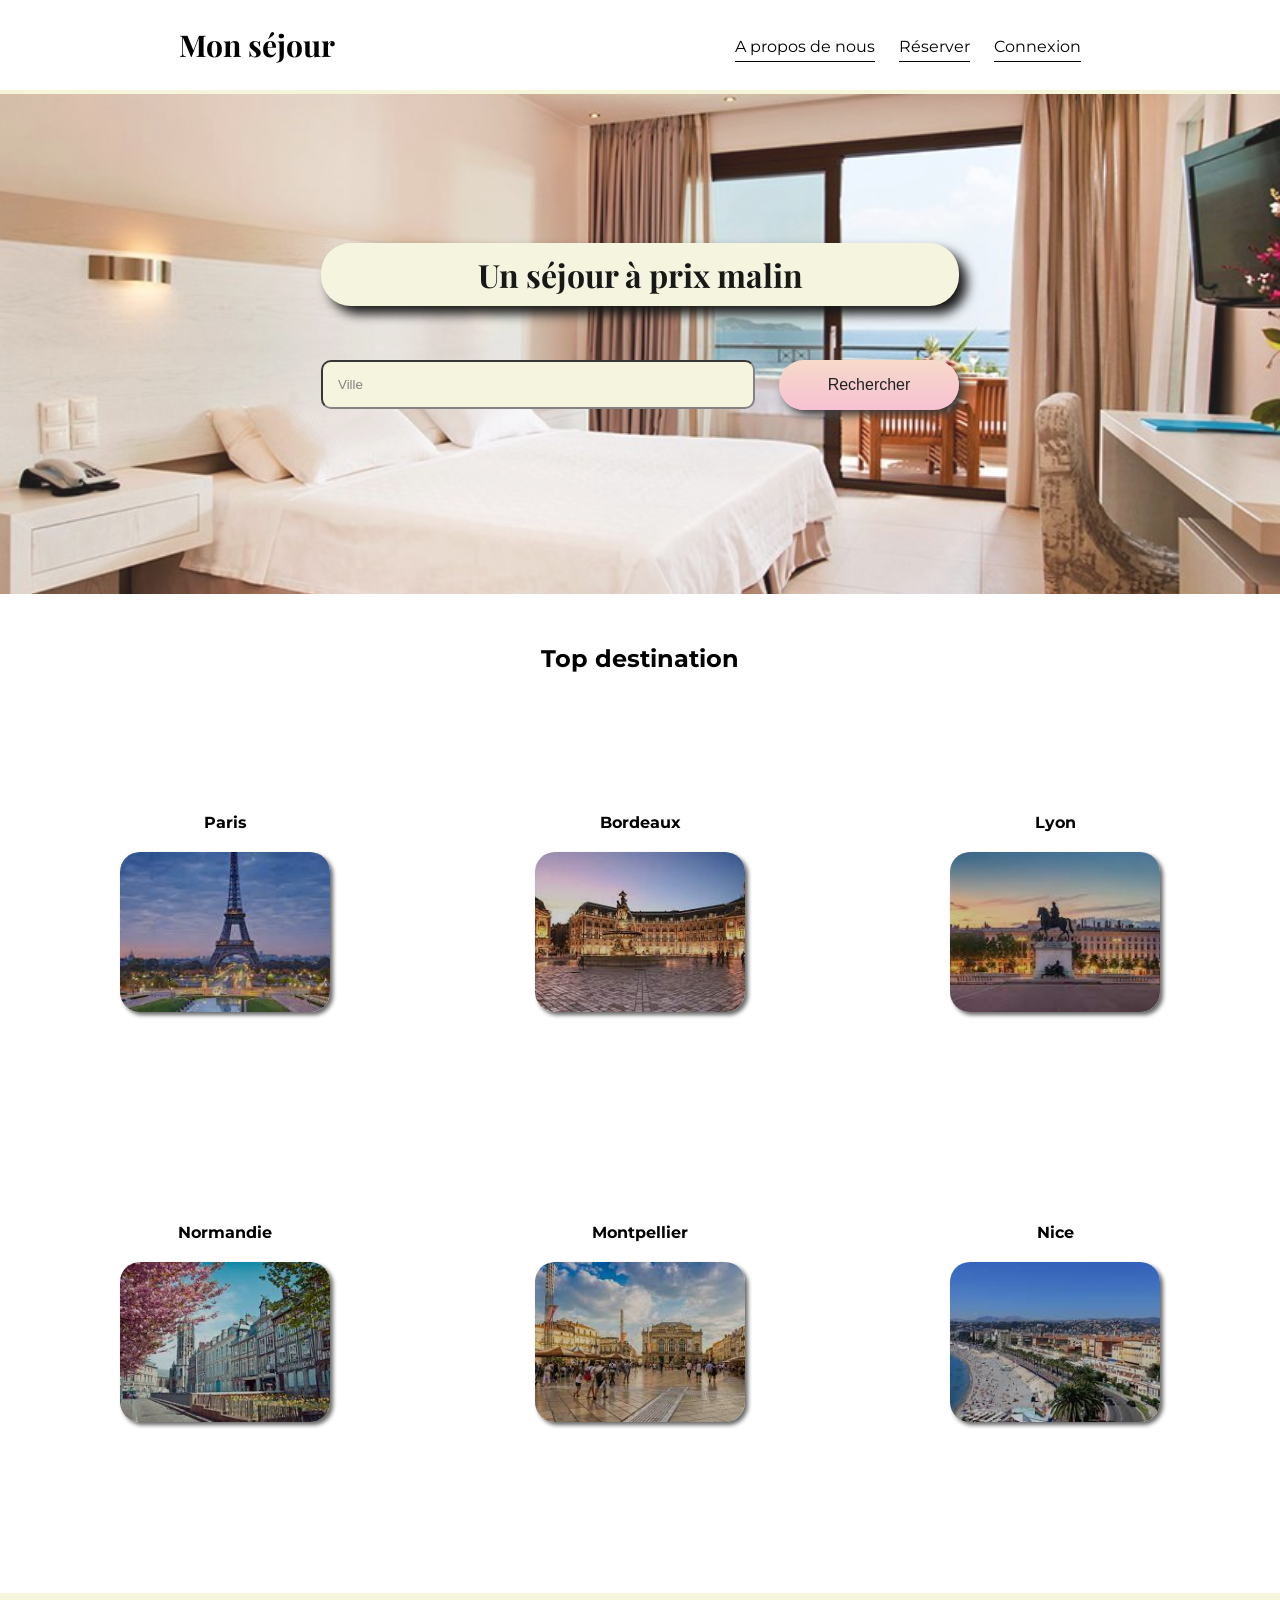
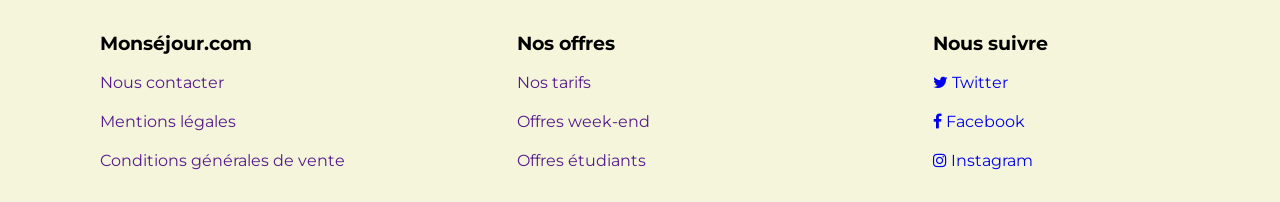
<file: index.html>
<!DOCTYPE html>
<html>
    <head>
        <meta charset="utf-8"> 
        <title>Mon séjour</title>
        <link rel="stylesheet" href="style.css">
        <link rel="stylesheet" href="https://cdnjs.cloudflare.com/ajax/libs/font-awesome/4.7.0/css/font-awesome.css">


    
    </head>

    <body>
        <nav>
            <h1>Mon séjour</h1>
            <div class="onglets">
                <a href="">A propos de nous</a>
                <a href="">Réserver</a>
                <a href="">Connexion</a>
            </div>
        </nav>
        <header>
            <div class="search">
                <h1>Un séjour à prix malin</h1>
                <div class="block_container">
                    <div>
                        <input type="text" class="search_text" placeholder="Ville">
                    </div>
                    <div > <button class="button">Rechercher</button> </div>
                </div>
                  
            </div>
            </header>

        <section class="lesvilles">
            <h2> Top destination</h2>
            <div class="liste-villes">
                <article class="ville">
                    <div id="nom-ville">Paris</div>
                    <div class="photos"> <a href=""><img src="Media/paris.jpg" alt="Paris"></a></div>

                </article>
                <article class="ville">
                    <div id="nom-ville">Bordeaux</div>
                    <div class="photos"> <a href=""><img src="Media/bordeaux.jpg" alt="Bodeaux"></a></div>

                </article>
                <article class="ville">
                    <div id="nom-ville">Lyon</div>
                    <div class="photos"> <a href=""><img src="Media/lyon.jpg" alt="Lyon"></a></div>
                  

                </article>
                <article class="ville">
                    <div id="nom-ville">Normandie</div>
                    <div class="photos"> <a href=""><img src="Media/normandie.jpg" alt="Normandie"></a></div>

                </article>
                <article class="ville">
                    <div id="nom-ville">Montpellier</div>
                    <div class="photos"> <a href=""><img src="Media/montpellier.jpg" alt="Montpellier"></a></div>

                </article>
                <article class="ville">
                    <div id="nom-ville">Nice</div>
                    <div class="photos"> <a href=""><img src="Media/nice.jpg" alt="Nice"></a></div>

                </article>

            </div>

        </section>
        <footer>
            <div class="footer">
          <div id="info">  
            <h3>Monséjour.com</h3>
            <ul>
                <li><a href=""> Nous contacter </a></li>
                <li><a href="">Mentions légales</a></li>
                <li><a href="">Conditions générales de vente</a></li>
            </ul>
           </div> 
           
           <div id="offre">
            <h3>Nos offres</h3>
            <ul>
               <li><a href="">Nos tarifs</a></li>
               <li><a href="">Offres week-end</a></li>
               <li><a href="">Offres étudiants</a></li>
            </ul>
            </div>
           
           <div id="icons">
            <h3>Nous suivre</h3>
            <ul>
                <li><a href="http://www.twitter.fr"> <i class="fa fa-twitter "></i>  Twitter</a>
                </li>
                <li><a href="http://www.facebook.fr"><i class="fa fa-facebook"></i>  Facebook</a>
                </li>
                <li> <a href="http://www.instagram.fr"><i class="fa fa-instagram"></i>  Instagram</a>
                </li>
            </ul>


        </div>

           </div>



        </div>
        </footer>



            



       
        






    </body>
</html>
</file>
<file: style.css>
@import url('https://fonts.googleapis.com/css2?family=Montserrat&display=swap');
@import url('https://fonts.googleapis.com/css2?family=Montserrat&family=Playfair+Display&display=swap');

body {
    margin: 0;
    padding: 0;
    font-family: 'Montserrat', sans-serif;

}
nav {
    display: flex;
    flex-wrap: wrap;
    justify-content: center;
    align-items: center;
    border-bottom: 4px solid beige;
}
nav h1 {
    color : black;
    font-family: 'Playfair Display', sans-serif;
    font-size: 30px;


}
nav h1:hover {
    color:rgb(248, 145, 108)
}
nav .onglets{
    margin-top: 3px;
    margin-left: 400px;
}
nav .onglets a{
    text-decoration: none;
    color: black;
    margin-right: 20px;
    border-bottom: 1px solid black;
    padding-bottom: 5px;

}
nav .onglets a:hover {
    font-weight: bold;
}

@media screen and ( max-width:680px) {
    nav .onglets{
        margin-left: 0px;
        margin-bottom: 20px;
    }
}
header {
    align-items: center;
    display: flex;
    flex-direction: column;
    background: url(Media/imageprincipale.jpg);
    background-size: cover;
    background-repeat: no-repeat;
    height: 500px;
    margin: 0; 
    opacity: 0.9;
    
    
}
header h1 {
    font-family: 'Playfair Display', sans-serif;
    padding: 10px;
    color :black;
    background-color: beige;
    border-radius: 30px;
    box-shadow:8px 8px 12px black;
    text-align: center;


}
.search{
    vertical-align:middle;
    height: 500px;
    margin-top: 10%;
}
.block_container {
    text-align: center;
    justify-content: center;
    

}
.block_container div {
    display: inline-block;
    vertical-align: middle;
   
}
.search_text{
    
    border-radius: 10px;
    background-color: beige;
    padding: 15px;
    width: 400px;
}

.button {
    
    padding: 1rem;
    border-radius: 2rem;
    background: linear-gradient(#f7d6c4, #f7bbcf);
    border: #f7d6c4;
    color: rgb(10, 10, 10);
    box-shadow: 5px 5px 10px #272626;
    margin-bottom: 2rem;
    width: 180px;
    font-size: medium;
    margin-top: 2rem;
    cursor:pointer;
    margin-left: 20px;
}
.button:hover{
    background-color: rgb(248, 145, 108);
    box-shadow: 10px 10px 10px #030303;
}

/* ****************section*********** */
h2{
    text-align: center;
    margin-top: 50px;

}



.liste-villes {
    display: flex;
    flex-wrap: wrap;
    justify-content: space-between;
   padding: 40px ;
   
    
}
.ville {
    
    margin-bottom: 20%;
    padding :80px;
    block-size: 10px;
    

  
}
 .photos img {
    width: 210px;
    height: 160px;
    object-fit: cover;
    max-width: 100%;
    max-height:100%;
    transition-duration: 0.1s;
    display: flex ;
    flex-direction: row;
    flex-wrap: wrap;
 }
 


img {
    box-shadow: 3px 3px 4px gray;
    border-radius: 20px;
    object-fit: contain;
    max-width: 100%;
    filter:brightness(80%);
    

}
 img:hover {
    filter: brightness(100%);
}

#nom-ville {
    text-align: center;
    font-weight: bold;
    margin-bottom: 20px;
}



div {
    display: block;
}


section {
    border-bottom: 4px solid beige;
    display: block;

   
    
}
footer {
    padding-top: 5px;
    background-color: beige;
    height: 200px;
    display: flex;
    align-content: center;
    
    flex-wrap: wrap;
    justify-content: center;
    align-items: center;

}
footer div {
    margin-left: 0%;
    width: 33%;
    margin-left:30px;
}
footer div ul li a {
    text-decoration: none;
}
footer div ul li a:hover{
    font-weight: bold;
}
footer div ul  {
    list-style:none;
    align-items: center;
    justify-content: center;
}
footer .information a {
    text-decoration: none;
    margin-left: 30px;
    padding: 10px;
    margin: 10px;
    align-items: center;
    
}
footer #info{
    align-items: center;
}




h3 {
    padding: 0;
    margin-left: 40px;
    
}

.footer{
    display: flex;
    width: 100%;
}
ul {
    align-items: center;
    justify-content: center;
}
ul li{
    flex-wrap: wrap;
    margin-bottom: 20px;
}
.fa {
    display: flex;
}
</file>
